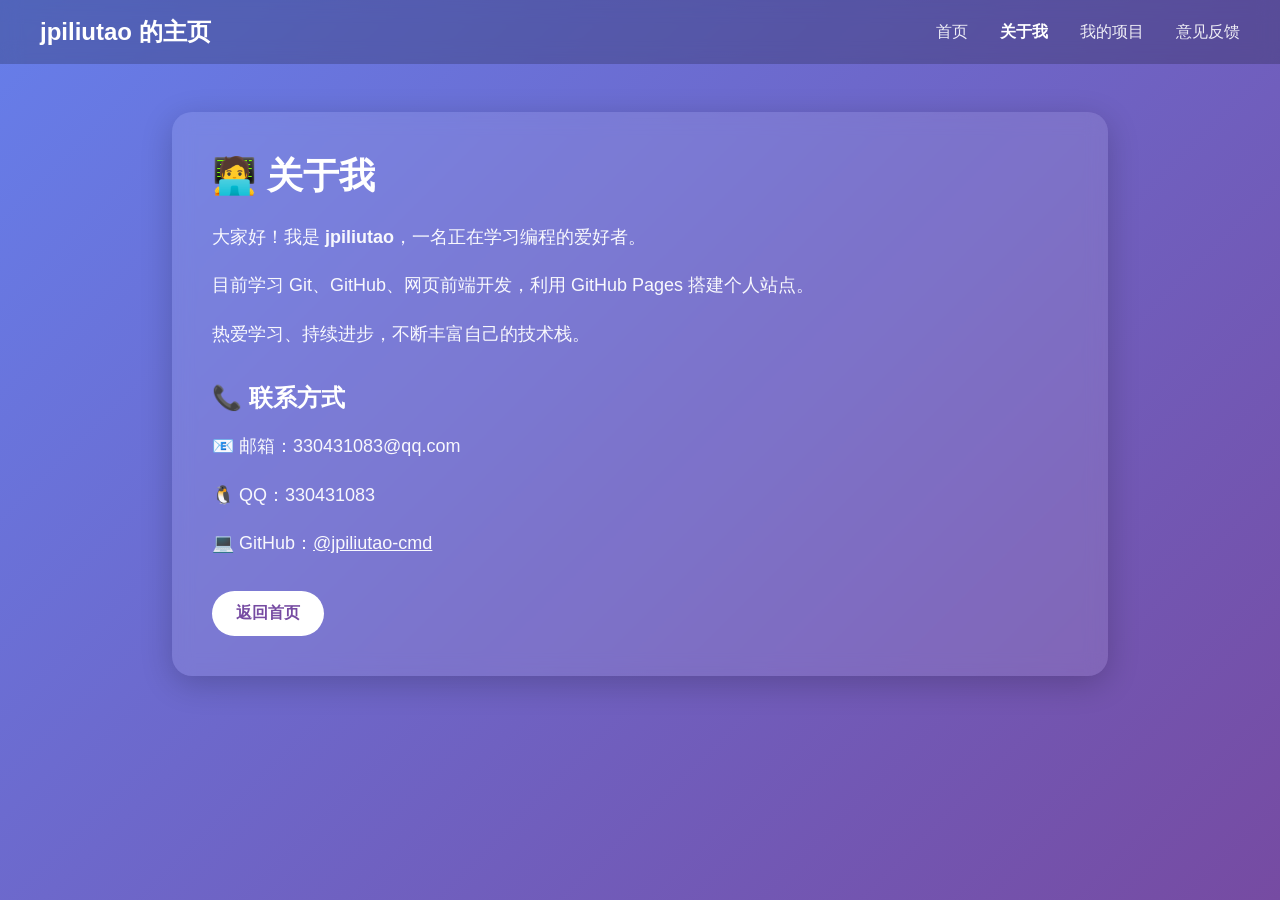
<file: about.html>
<!DOCTYPE html>
<html lang="zh-CN">
<head>
    <meta charset="UTF-8">
    <meta name="viewport" content="width=device-width, initial-scale=1.0">
    <title>关于我 | jpiliutao 的个人网站</title>
    <link rel="stylesheet" href="style.css">
</head>
<body>
    <!-- 导航栏 -->
    <nav>
        <div class="nav-container">
            <a href="index.html" class="logo">jpiliutao 的主页</a>
            <div class="nav-links">
                <a href="index.html">首页</a>
                <a href="about.html" class="active">关于我</a>
                <a href="projects.html">我的项目</a>
                <a href="feedback.html">意见反馈</a>
            </div>
        </div>
    </nav>

    <div class="container">
        <div class="card">
            <h1>🧑‍💻 关于我</h1>
            <p>大家好！我是 <strong>jpiliutao</strong>，一名正在学习编程的爱好者。</p>
            <p>目前学习 Git、GitHub、网页前端开发，利用 GitHub Pages 搭建个人站点。</p>
            <p>热爱学习、持续进步，不断丰富自己的技术栈。</p>

            <h2 style="margin-top: 2rem; margin-bottom: 1rem;">📞 联系方式</h2>
            <p>📧 邮箱：330431083@qq.com</p>
            <p>🐧 QQ：330431083</p>
            <p>💻 GitHub：<a href="https://github.com/jpiliutao-cmd" target="_blank" style="color: white; text-decoration: underline;">@jpiliutao-cmd</a></p>

            <a href="index.html" class="btn">返回首页</a>
        </div>
    </div>
</body>
</html>
</file>
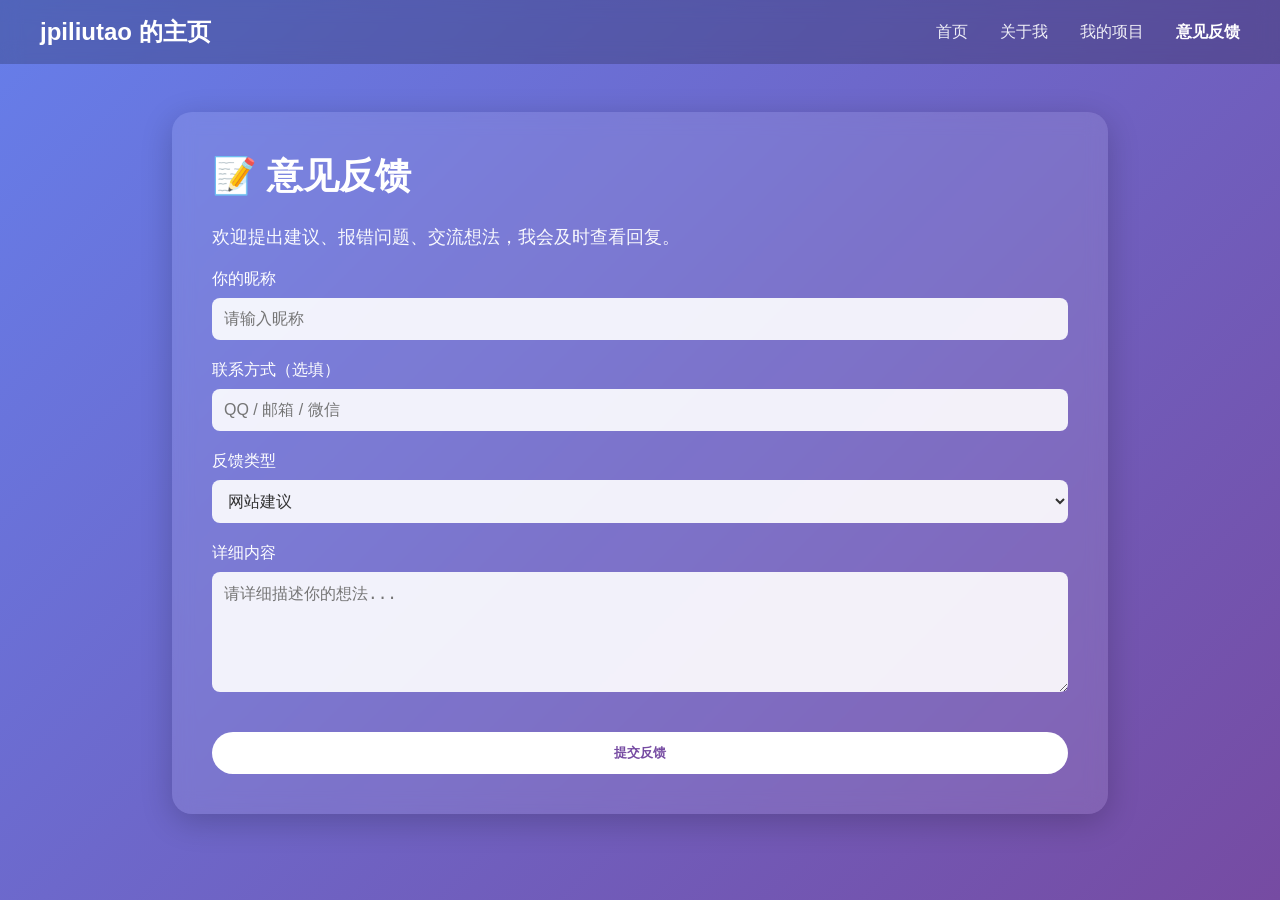
<file: feedback.html>
<!DOCTYPE html>
<html lang="zh-CN">
<head>
    <meta charset="UTF-8">
    <meta name="viewport" content="width=device-width, initial-scale=1.0">
    <title>意见反馈 | jpiliutao 的个人网站</title>
    <link rel="stylesheet" href="style.css">
    <style>
        .form-item{
            margin-bottom: 20px;
            text-align: left;
        }
        label{
            display: block;
            margin-bottom: 8px;
        }
        input,textarea,select{
            width: 100%;
            padding: 12px;
            border-radius: 8px;
            border: none;
            outline: none;
            font-size: 16px;
            background: rgba(255,255,255,0.9);
            color: #333;
        }
        textarea{
            resize: vertical;
            min-height: 120px;
        }
        .submit-btn{
            border: none;
            cursor: pointer;
            width: 100%;
        }
    </style>
</head>
<body>
    <nav>
        <div class="nav-container">
            <a href="index.html" class="logo">jpiliutao 的主页</a>
            <div class="nav-links">
                <a href="index.html">首页</a>
                <a href="about.html">关于我</a>
                <a href="projects.html">我的项目</a>
                <a href="feedback.html" class="active">意见反馈</a>
            </div>
        </div>
    </nav>

    <div class="container">
        <div class="card">
            <h1>📝 意见反馈</h1>
            <p>欢迎提出建议、报错问题、交流想法，我会及时查看回复。</p>

            <form action="https://formsubmit.co/330431083@qq.com" method="POST">
                <div class="form-item">
                    <label>你的昵称</label>
                    <input type="text" name="name" placeholder="请输入昵称" required>
                </div>
                <div class="form-item">
                    <label>联系方式（选填）</label>
                    <input type="text" name="contact" placeholder="QQ / 邮箱 / 微信">
                </div>
                <div class="form-item">
                    <label>反馈类型</label>
                    <select name="type">
                        <option value="网站建议">网站建议</option>
                        <option value="BUG报错">BUG报错</option>
                        <option value="技术交流">技术交流</option>
                        <option value="其他">其他</option>
                    </select>
                </div>
                <div class="form-item">
                    <label>详细内容</label>
                    <textarea name="message" placeholder="请详细描述你的想法..." required></textarea>
                </div>

                <input type="hidden" name="_captcha" value="false">
                <input type="hidden" name="_subject" value="来自个人网站的新反馈">
                <button class="btn submit-btn" type="submit">提交反馈</button>
            </form>
        </div>
    </div>
</body>
</html>
</file>
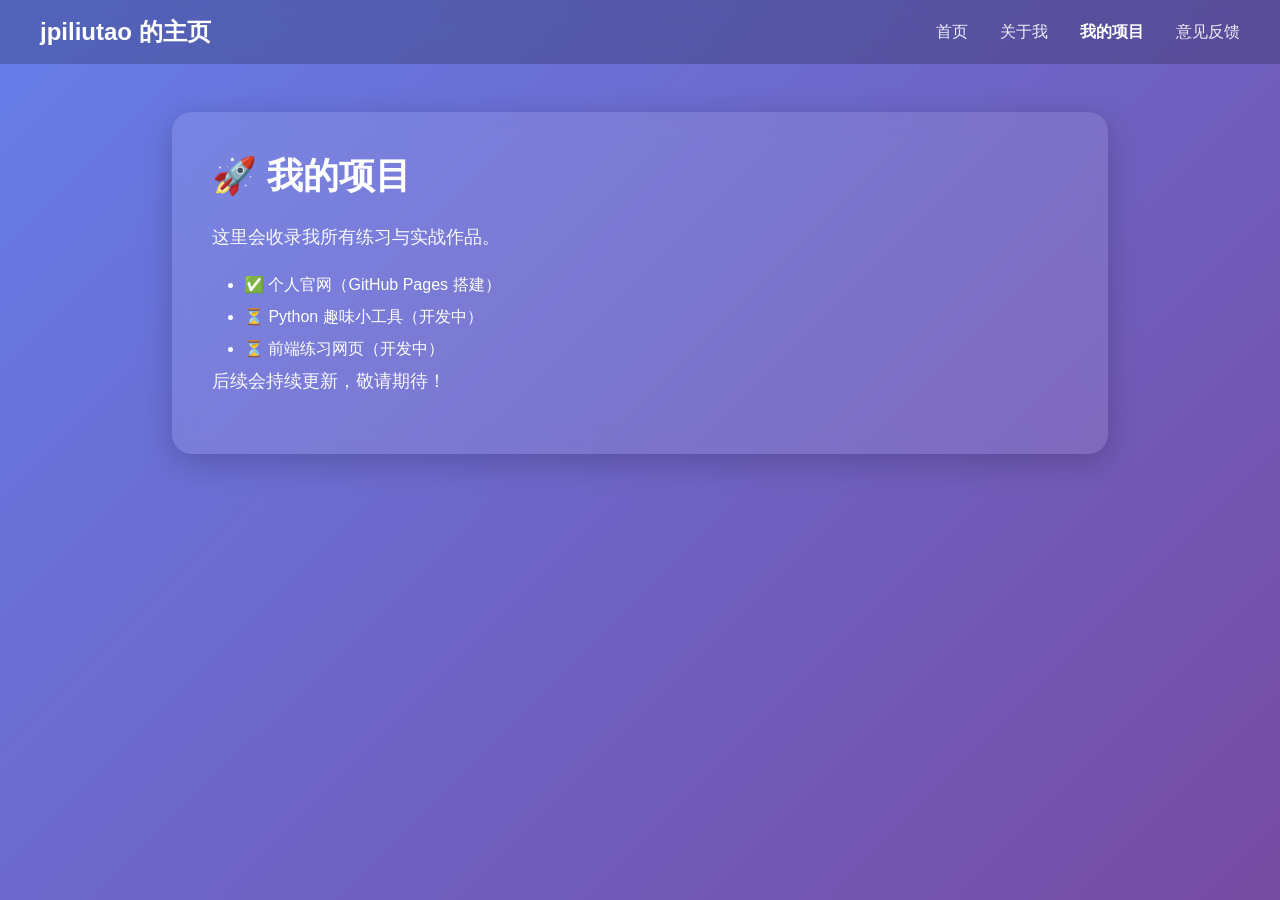
<file: projects.html>
<!DOCTYPE html>
<html lang="zh-CN">
<head>
    <meta charset="UTF-8">
    <meta name="viewport" content="width=device-width, initial-scale=1.0">
    <title>我的项目 | jpiliutao 的个人网站</title>
    <link rel="stylesheet" href="style.css">
</head>
<body>
    <!-- 导航栏 -->
    <nav>
        <div class="nav-container">
            <a href="index.html" class="logo">jpiliutao 的主页</a>
            <div class="nav-links">
                <a href="index.html">首页</a>
                <a href="about.html">关于我</a>
                <a href="projects.html" class="active">我的项目</a>
                <a href="feedback.html">意见反馈</a>
            </div>
        </div>
    </nav>

    <div class="container">
        <div class="card">
            <h1>🚀 我的项目</h1>
            <p>这里会收录我所有练习与实战作品。</p>
            <ul style="margin-left: 2rem; line-height: 2;">
                <li>✅ 个人官网（GitHub Pages 搭建）</li>
                <li>⏳ Python 趣味小工具（开发中）</li>
                <li>⏳ 前端练习网页（开发中）</li>
            </ul>
            <p>后续会持续更新，敬请期待！</p>
        </div>
    </div>
</body>
</html>
</file>
<file: style.css>
* {
    margin: 0;
    padding: 0;
    box-sizing: border-box;
}

body {
    font-family: "Segoe UI", sans-serif;
    background: linear-gradient(135deg, #667eea 0%, #764ba2 100%);
    min-height: 100vh;
    color: white;
}

/* 导航栏样式 */
nav {
    background: rgba(0, 0, 0, 0.2);
    backdrop-filter: blur(10px);
    padding: 1rem 2rem;
    position: sticky;
    top: 0;
    z-index: 100;
}

.nav-container {
    max-width: 1200px;
    margin: 0 auto;
    display: flex;
    justify-content: space-between;
    align-items: center;
}

.logo {
    font-size: 1.5rem;
    font-weight: bold;
    color: white;
    text-decoration: none;
}

.nav-links {
    display: flex;
    gap: 2rem;
}

.nav-links a {
    color: rgba(255,255,255,0.9);
    text-decoration: none;
    font-size: 1rem;
    transition: 0.3s;
}

.nav-links a:hover,
.nav-links a.active {
    color: white;
    font-weight: bold;
}

/* 内容容器 */
.container {
    max-width: 1000px;
    margin: 3rem auto;
    padding: 0 2rem;
}

.card {
    background: rgba(255, 255, 255, 0.1);
    backdrop-filter: blur(10px);
    padding: 40px;
    border-radius: 20px;
    box-shadow: 0 8px 32px rgba(0,0,0,0.2);
}

h1 {
    font-size: 36px;
    margin-bottom: 20px;
}

p {
    font-size: 18px;
    line-height: 1.8;
    margin-bottom: 1rem;
    opacity: 0.95;
}

.btn {
    display: inline-block;
    padding: 12px 24px;
    background: white;
    color: #764ba2;
    border-radius: 30px;
    text-decoration: none;
    font-weight: bold;
    margin-top: 1rem;
    transition: 0.3s;
}

.btn:hover {
    transform: translateY(-3px);
    box-shadow: 0 5px 15px rgba(0,0,0,0.2);
}
</file>
